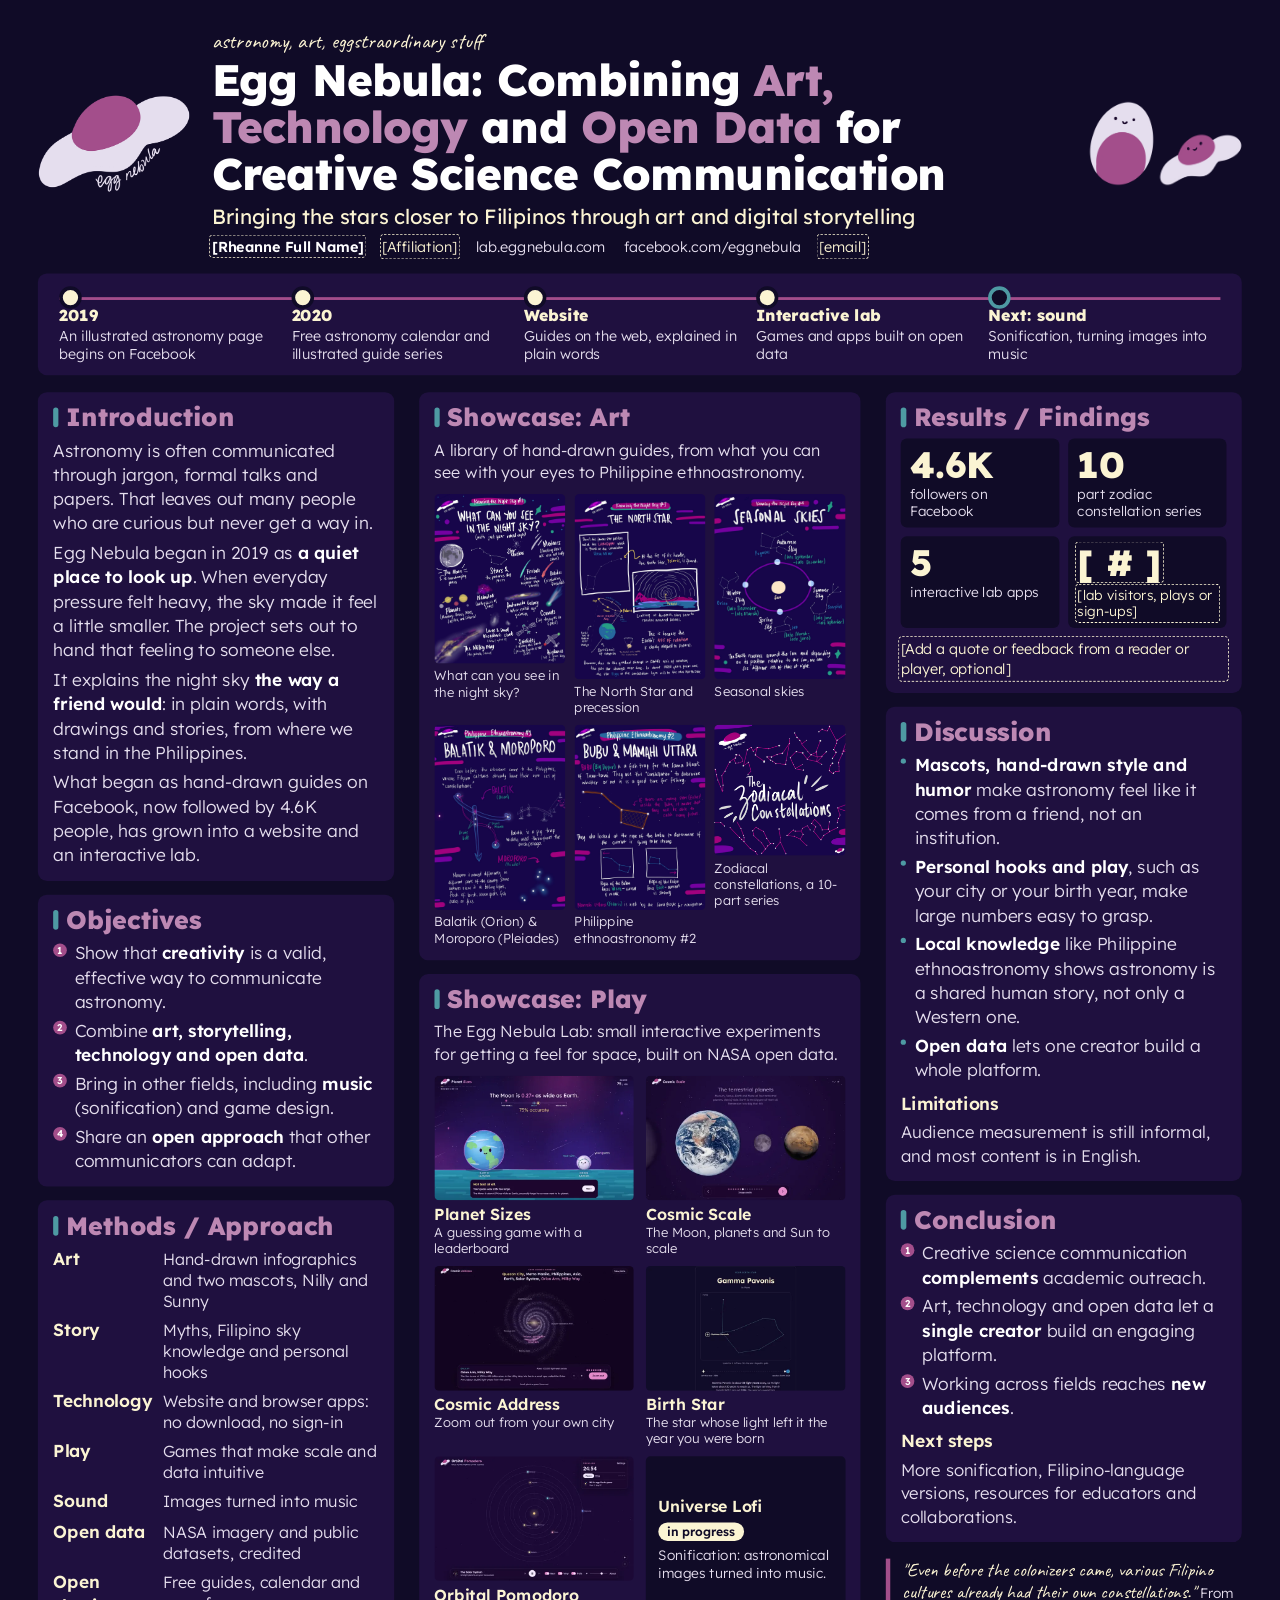
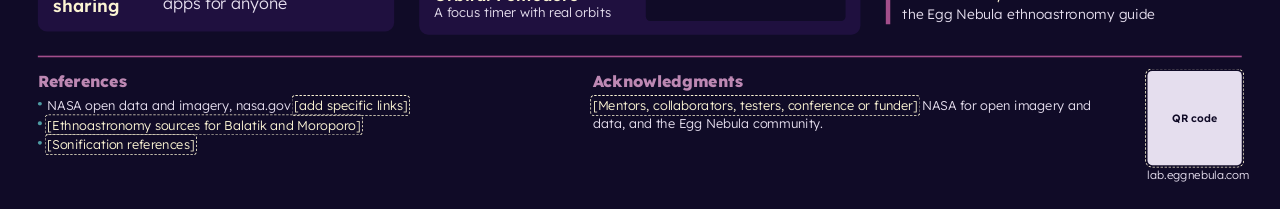
<file: poster/index.html>
<!doctype html>
<html lang="en">
<head>
<meta charset="utf-8">
<meta name="viewport" content="width=device-width, initial-scale=1">
<title>Egg Nebula · A0 Poster</title>
<link rel="preconnect" href="https://fonts.googleapis.com">
<link rel="preconnect" href="https://fonts.gstatic.com" crossorigin>
<link href="https://fonts.googleapis.com/css2?family=Lexend:wght@300;400;600;800&family=Caveat:wght@600&display=swap" rel="stylesheet">
<style>
  /* A0 portrait: 841 x 1189 mm. Everything is sized in mm so it prints 1:1.
     Print: File > Print > Save as PDF, paper size A0 (or custom 841x1189 mm), margins None, background graphics ON. */
  @page { size: 841mm 1189mm; margin: 0; }

  :root {
    --en-dark: #100b27;
    --en-primary: #a34e8b;
    --en-secondary: #702dbe;
    --en-teal: #4e9aa3;
    --en-gray: #e5deee;
    --en-yellow: #fbf4d3;
    --en-blue: #2d7ebe;
    --surface: color-mix(in srgb, var(--en-dark), var(--en-secondary) 16%);
    --pink-text: color-mix(in srgb, var(--en-primary), var(--en-gray) 40%);
    --font: "Lexend", system-ui, -apple-system, "Segoe UI", sans-serif;
    --hand: "Caveat", "Lexend", cursive;
  }

  * { box-sizing: border-box; margin: 0; padding: 0; }
  html { background: #000; }
  body { background: var(--en-dark); }
  img { display: block; }

  .poster {
    width: 841mm;
    height: 1189mm;
    background: var(--en-dark);
    color: var(--en-gray);
    font-family: var(--font);
    font-weight: 300;
    font-size: 11.4mm;
    line-height: 1.4;
    padding: 20mm 25mm 18mm;
    display: grid;
    grid-template-rows: auto auto 1fr auto;
    gap: 11mm;
    overflow: hidden;
    position: relative;
    transform-origin: 0 0;
  }

  /* ---------- Header ---------- */
  .header {
    display: grid;
    grid-template-columns: 100mm 1fr 100mm;
    gap: 14mm;
    align-items: center;
  }
  .header .mark { width: 100mm; }
  .header .mascots { display: flex; align-items: flex-end; justify-content: flex-end; gap: 4mm; }
  .header .mascots img:first-child { width: 42mm; }
  .header .mascots img:last-child { width: 54mm; }
  .kicker {
    font-family: var(--hand);
    font-size: 14mm;
    color: var(--en-yellow);
    line-height: 1;
    margin-bottom: 3mm;
  }
  h1 {
    font-weight: 800;
    font-size: 29mm;
    line-height: 1.06;
    color: #fff;
    letter-spacing: -0.5mm;
  }
  h1 em { font-style: normal; color: var(--pink-text); }
  .subtitle {
    margin-top: 5mm;
    font-size: 13.5mm;
    font-weight: 400;
    color: var(--en-yellow);
    line-height: 1.2;
  }
  .byline {
    margin-top: 5mm;
    font-size: 9.5mm;
    color: var(--en-gray);
    display: flex;
    flex-wrap: wrap;
    gap: 3mm 12mm;
  }
  .byline b { font-weight: 600; color: #fff; }

  /* ---------- Timeline ---------- */
  .timeline {
    background: var(--surface);
    border-radius: 6mm;
    padding: 7mm 14mm 8mm;
    display: grid;
    grid-template-columns: repeat(5, 1fr);
    gap: 0;
    position: relative;
  }
  .timeline::before {
    content: "";
    position: absolute;
    left: 14mm; right: 14mm;
    top: 15.5mm;
    height: 2mm;
    background: var(--en-primary);
  }
  .tl-step { position: relative; padding-top: 15mm; padding-right: 6mm; }
  .tl-step::before {
    content: "";
    position: absolute;
    top: 1.5mm; left: 0;
    width: 10mm; height: 10mm;
    border-radius: 50%;
    background: var(--en-yellow);
    border: 2.5mm solid var(--en-dark);
  }
  .tl-step.next::before { background: var(--en-dark); border-color: var(--en-teal); }
  .tl-when { font-weight: 800; font-size: 10.5mm; color: var(--en-yellow); line-height: 1.1; }
  .tl-what { font-size: 9.4mm; line-height: 1.3; margin-top: 1mm; }

  /* ---------- Columns ---------- */
  .cols {
    display: grid;
    grid-template-columns: 234mm 290mm 234mm;
    gap: 16.5mm;
    min-height: 0;
  }
  .col { display: flex; flex-direction: column; gap: 9mm; min-height: 0; }

  .card {
    background: var(--surface);
    border-radius: 6mm;
    padding: 8mm 10mm 9mm;
  }
  .card.flush { background: none; padding: 0; }

  h2 {
    font-weight: 800;
    font-size: 16.5mm;
    line-height: 1.05;
    color: var(--pink-text);
    margin-bottom: 5mm;
    display: flex;
    align-items: center;
    gap: 5mm;
  }
  h2::before {
    content: "";
    width: 3.5mm; height: 13mm;
    background: var(--en-teal);
    border-radius: 2mm;
    flex: none;
  }
  h3 {
    font-weight: 600;
    font-size: 11.5mm;
    color: var(--en-yellow);
    margin: 6mm 0 3mm;
  }
  p + p { margin-top: 3.5mm; }
  strong { font-weight: 600; color: #fff; }

  ul { list-style: none; }
  li { position: relative; padding-left: 9mm; }
  li + li { margin-top: 3mm; }
  li::before {
    content: "";
    position: absolute;
    left: 0; top: 4mm;
    width: 3.4mm; height: 3.4mm;
    background: var(--en-teal);
    border-radius: 50%;
  }
  ol { list-style: none; counter-reset: n; }
  ol li { padding-left: 14mm; }
  ol li::before {
    counter-increment: n;
    content: counter(n);
    background: var(--en-primary);
    color: #fff;
    width: 9mm; height: 9mm;
    top: 1.8mm;
    border-radius: 50%;
    font-weight: 600;
    font-size: 6.5mm;
    line-height: 9mm;
    text-align: center;
  }

  /* framework */
  .fw { display: grid; gap: 4mm; }
  .fw div { display: grid; grid-template-columns: 68mm 1fr; gap: 4mm; align-items: baseline; }
  .fw b { color: var(--en-yellow); font-weight: 600; }
  .fw span { font-size: 10.6mm; line-height: 1.3; }

  /* gallery */
  .grid3 { display: grid; grid-template-columns: repeat(3, 1fr); gap: 6mm; }
  .figure img { width: 100%; height: auto; border-radius: 3mm; background: var(--en-dark); }
  .figure figcaption { font-size: 8.6mm; line-height: 1.25; margin-top: 2.5mm; color: var(--en-gray); }
  .grid2 { display: grid; grid-template-columns: repeat(2, 1fr); gap: 6mm 8mm; }
  .grid2 .figure img { aspect-ratio: 16/10; object-fit: cover; }
  .grid2 .figure figcaption b { display: block; font-size: 10.5mm; font-weight: 600; color: var(--en-yellow); }

  .tag {
    display: inline-block;
    font-size: 8mm;
    font-weight: 600;
    background: var(--en-teal);
    color: var(--en-dark);
    border-radius: 100mm;
    padding: 0.5mm 6mm;
    margin-left: auto;
  }
  .tag.soon { background: var(--en-yellow); }

  .sound {
    display: grid;
    grid-template-columns: 1fr;
    gap: 3mm;
  }
  .sound p { font-size: 10.5mm; }

  /* stats */
  .stats { display: grid; grid-template-columns: 1fr 1fr; gap: 6mm; }
  .stat {
    background: var(--en-dark);
    border-radius: 4mm;
    padding: 5mm 6mm 5mm;
  }
  .stat .n { font-weight: 800; font-size: 24mm; line-height: 1; color: var(--en-yellow); }
  .stat .l { font-size: 9mm; line-height: 1.25; margin-top: 2mm; }

  .quote {
    font-family: var(--hand);
    font-size: 15mm;
    line-height: 1.15;
    color: var(--en-yellow);
    border-left: 3mm solid var(--en-primary);
    padding-left: 8mm;
    margin-top: 8mm;
  }

  /* placeholders you still need to fill in */
  .ph {
    outline: 0.7mm dashed var(--en-yellow);
    outline-offset: 1.2mm;
    color: var(--en-yellow);
    border-radius: 1mm;
  }

  /* ---------- Footer ---------- */
  .footer {
    display: grid;
    grid-template-columns: 1fr 1fr 62mm;
    gap: 16mm;
    align-items: start;
    border-top: 1.2mm solid var(--en-primary);
    padding-top: 9mm;
    font-size: 8.4mm;
    line-height: 1.35;
  }
  .footer h4 { font-size: 10.5mm; font-weight: 800; color: var(--pink-text); margin-bottom: 3mm; }
  .footer li { padding-left: 6mm; }
  .footer li + li { margin-top: 1.5mm; }
  .footer li::before { top: 3.2mm; width: 2.4mm; height: 2.4mm; }
  .qr { text-align: center; font-size: 7.5mm; line-height: 1.2; }
  .qr .box {
    width: 62mm; height: 62mm;
    background: var(--en-gray);
    color: var(--en-dark);
    display: grid; place-items: center;
    font-weight: 600; font-size: 7mm;
    border-radius: 3mm;
    margin-bottom: 2mm;
  }

  @media screen {
    html { background: #000; }
  }
  @media print {
    html, body { background: var(--en-dark); }
    .poster { transform: none !important; }
  }
</style>
</head>
<body>
<main class="poster" id="poster">

  <!-- HEADER -->
  <header class="header">
    <img class="mark" src="../assets/logo-mark.png" alt="Egg Nebula logo">
    <div>
      <div class="kicker">astronomy, art, eggstraordinary stuff</div>
      <h1>Egg Nebula: Combining <em>Art, Technology</em> and <em>Open Data</em> for Creative Science Communication</h1>
      <div class="subtitle">Bringing the stars closer to Filipinos through art and digital storytelling</div>
      <div class="byline">
        <span><b class="ph">[Rheanne Full Name]</b></span>
        <span class="ph">[Affiliation]</span>
        <span>lab.eggnebula.com</span>
        <span>facebook.com/eggnebula</span>
        <span class="ph">[email]</span>
      </div>
    </div>
    <div class="mascots"><img src="../assets/mascots/nilly-trim.png" alt="Nilly, an Egg Nebula mascot"><img src="../assets/mascots/sunny-trim.png" alt="Sunny, an Egg Nebula mascot"></div>
  </header>

  <!-- TIMELINE -->
  <section class="timeline" aria-label="Timeline">
    <div class="tl-step"><div class="tl-when">2019</div><div class="tl-what">An illustrated astronomy page begins on Facebook</div></div>
    <div class="tl-step"><div class="tl-when">2020</div><div class="tl-what">Free astronomy calendar and illustrated guide series</div></div>
    <div class="tl-step"><div class="tl-when">Website</div><div class="tl-what">Guides on the web, explained in plain words</div></div>
    <div class="tl-step"><div class="tl-when">Interactive lab</div><div class="tl-what">Games and apps built on open data</div></div>
    <div class="tl-step next"><div class="tl-when">Next: sound</div><div class="tl-what">Sonification, turning images into music</div></div>
  </section>

  <!-- COLUMNS -->
  <div class="cols">

    <!-- COLUMN 1 -->
    <div class="col">
      <section class="card">
        <h2>Introduction</h2>
        <p>Astronomy is often communicated through jargon, formal talks and papers. That leaves out many people who are curious but never get a way in.</p>
        <p>Egg Nebula began in 2019 as <strong>a quiet place to look up</strong>. When everyday pressure felt heavy, the sky made it feel a little smaller. The project sets out to hand that feeling to someone else.</p>
        <p>It explains the night sky <strong>the way a friend would</strong>: in plain words, with drawings and stories, from where we stand in the Philippines.</p>
        <p>What began as hand-drawn guides on Facebook, now followed by 4.6K people, has grown into a website and an interactive lab.</p>
      </section>

      <section class="card">
        <h2>Objectives</h2>
        <ol>
          <li>Show that <strong>creativity</strong> is a valid, effective way to communicate astronomy.</li>
          <li>Combine <strong>art, storytelling, technology and open data</strong>.</li>
          <li>Bring in other fields, including <strong>music</strong> (sonification) and game design.</li>
          <li>Share an <strong>open approach</strong> that other communicators can adapt.</li>
        </ol>
      </section>

      <section class="card">
        <h2>Methods / Approach</h2>
        <div class="fw">
          <div><b>Art</b><span>Hand-drawn infographics and two mascots, Nilly and Sunny</span></div>
          <div><b>Story</b><span>Myths, Filipino sky knowledge and personal hooks</span></div>
          <div><b>Technology</b><span>Website and browser apps: no download, no sign-in</span></div>
          <div><b>Play</b><span>Games that make scale and data intuitive</span></div>
          <div><b>Sound</b><span>Images turned into music</span></div>
          <div><b>Open data</b><span>NASA imagery and public datasets, credited</span></div>
          <div><b>Open sharing</b><span>Free guides, calendar and apps for anyone</span></div>
        </div>
      </section>

    </div>

    <!-- COLUMN 2 -->
    <div class="col">
      <section class="card">
        <h2>Showcase: Art</h2>
        <p style="font-size:10.6mm">A library of hand-drawn guides, from what you can see with your eyes to Philippine ethnoastronomy.</p>
        <div class="grid3" style="margin-top:7mm">
          <figure class="figure"><img src="../assets/knowing-the-night-sky/things-you-can-see.jpg" alt="What can you see in the night sky"><figcaption>What can you see in the night sky?</figcaption></figure>
          <figure class="figure"><img src="../assets/knowing-the-night-sky/north-star.jpg" alt="The North Star"><figcaption>The North Star and precession</figcaption></figure>
          <figure class="figure"><img src="../assets/knowing-the-night-sky/seasonal-skies.jpg" alt="Seasonal skies"><figcaption>Seasonal skies</figcaption></figure>
          <figure class="figure"><img src="../assets/ethnoastronomy/1.jpg" alt="Balatik and Moroporo"><figcaption>Balatik (Orion) &amp; Moroporo (Pleiades)</figcaption></figure>
          <figure class="figure"><img src="../assets/ethnoastronomy/2.jpg" alt="Philippine ethnoastronomy part 2"><figcaption>Philippine ethnoastronomy #2</figcaption></figure>
          <figure class="figure"><img src="../assets/zodiac/1.jpg" alt="Zodiacal constellations"><figcaption>Zodiacal constellations, a 10-part series</figcaption></figure>
        </div>
      </section>

      <section class="card">
        <h2>Showcase: Play</h2>
        <p style="font-size:10.6mm">The Egg Nebula Lab: small interactive experiments for getting a feel for space, built on NASA open data.</p>
        <div class="grid2" style="margin-top:7mm">
          <figure class="figure"><img src="img/planet-sizes.webp" alt="Planet Sizes"><figcaption><b>Planet Sizes</b>A guessing game with a leaderboard</figcaption></figure>
          <figure class="figure"><img src="img/cosmic-scale.webp" alt="Cosmic Scale"><figcaption><b>Cosmic Scale</b>The Moon, planets and Sun to scale</figcaption></figure>
          <figure class="figure"><img src="img/cosmic-address.webp" alt="Cosmic Address"><figcaption><b>Cosmic Address</b>Zoom out from your own city</figcaption></figure>
          <figure class="figure"><img src="img/birth-star.webp" alt="Birth Star"><figcaption><b>Birth Star</b>The star whose light left it the year you were born</figcaption></figure>
          <figure class="figure"><img src="img/orbital-pomodoro.webp" alt="Orbital Pomodoro"><figcaption><b>Orbital Pomodoro</b>A focus timer with real orbits</figcaption></figure>
          <figure class="figure" style="background:var(--en-dark);border-radius:3mm;padding:8mm;display:grid;align-content:center">
            <div><b style="font-size:10.5mm;font-weight:600;color:var(--en-yellow);display:block">Universe Lofi</b><span class="tag soon" style="margin:2mm 0 0;white-space:nowrap">in progress</span></div>
            <div style="font-size:9mm;line-height:1.3;margin-top:3mm">Sonification: astronomical images turned into music.</div>
          </figure>
        </div>
      </section>
    </div>

    <!-- COLUMN 3 -->
    <div class="col">
      <section class="card">
        <h2>Results / Findings</h2>
        <div class="stats">
          <div class="stat"><div class="n">4.6K</div><div class="l">followers on Facebook</div></div>
          <div class="stat"><div class="n">10</div><div class="l">part zodiac constellation series</div></div>
          <div class="stat"><div class="n">5</div><div class="l">interactive lab apps</div></div>
          <div class="stat"><div class="n ph" style="display:inline-block">[ # ]</div><div class="l ph" style="margin-top:3mm">[lab visitors, plays or sign-ups]</div></div>
        </div>
        <p class="ph" style="margin-top:7mm;font-size:9.5mm">[Add a quote or feedback from a reader or player, optional]</p>
      </section>

      <section class="card">
        <h2>Discussion</h2>
        <ul>
          <li><strong>Mascots, hand-drawn style and humor</strong> make astronomy feel like it comes from a friend, not an institution.</li>
          <li><strong>Personal hooks and play</strong>, such as your city or your birth year, make large numbers easy to grasp.</li>
          <li><strong>Local knowledge</strong> like Philippine ethnoastronomy shows astronomy is a shared human story, not only a Western one.</li>
          <li><strong>Open data</strong> lets one creator build a whole platform.</li>
        </ul>
        <h3>Limitations</h3>
        <p style="font-size:11mm">Audience measurement is still informal, and most content is in English.</p>
      </section>

      <section class="card">
        <h2>Conclusion</h2>
        <ol>
          <li>Creative science communication <strong>complements</strong> academic outreach.</li>
          <li>Art, technology and open data let a <strong>single creator</strong> build an engaging platform.</li>
          <li>Working across fields reaches <strong>new audiences</strong>.</li>
        </ol>
        <h3>Next steps</h3>
        <p style="font-size:11mm">More sonification, Filipino-language versions, resources for educators and collaborations.</p>
      </section>

      <div class="quote" style="font-size:12.5mm;margin-top:2mm">"Even before the colonizers came, various Filipino cultures already had their own constellations." <span style="font-size:9mm;font-family:var(--font);font-weight:300;color:var(--en-gray)">From the Egg Nebula ethnoastronomy guide</span></div>
    </div>
  </div>

  <!-- FOOTER -->
  <footer class="footer">
    <div>
      <h4>References</h4>
      <ul>
        <li>NASA open data and imagery, nasa.gov <span class="ph">[add specific links]</span></li>
        <li><span class="ph">[Ethnoastronomy sources for Balatik and Moroporo]</span></li>
        <li><span class="ph">[Sonification references]</span></li>
      </ul>
    </div>
    <div>
      <h4>Acknowledgments</h4>
      <p><span class="ph">[Mentors, collaborators, testers, conference or funder]</span> NASA for open imagery and data, and the Egg Nebula community.</p>
    </div>
    <div class="qr">
      <div class="box ph">QR code</div>
      lab.eggnebula.com
    </div>
  </footer>
</main>

<script>
  // On screen only: shrink the A0 sheet to fit the window so you can see all of it. Printing is unaffected.
  (function () {
    var p = document.getElementById('poster');
    function fit() {
      if (matchMedia('print').matches) { p.style.transform = ''; document.body.style.height = ''; return; }
      var s = window.innerWidth / p.offsetWidth;
      p.style.transform = 'scale(' + s + ')';
      document.body.style.height = (p.offsetHeight * s) + 'px';
      document.body.style.overflowX = 'hidden';
    }
    window.addEventListener('resize', fit);
    window.addEventListener('beforeprint', function () { p.style.transform = ''; });
    window.addEventListener('afterprint', fit);
    fit();
  })();
</script>
</body>
</html>
</file>
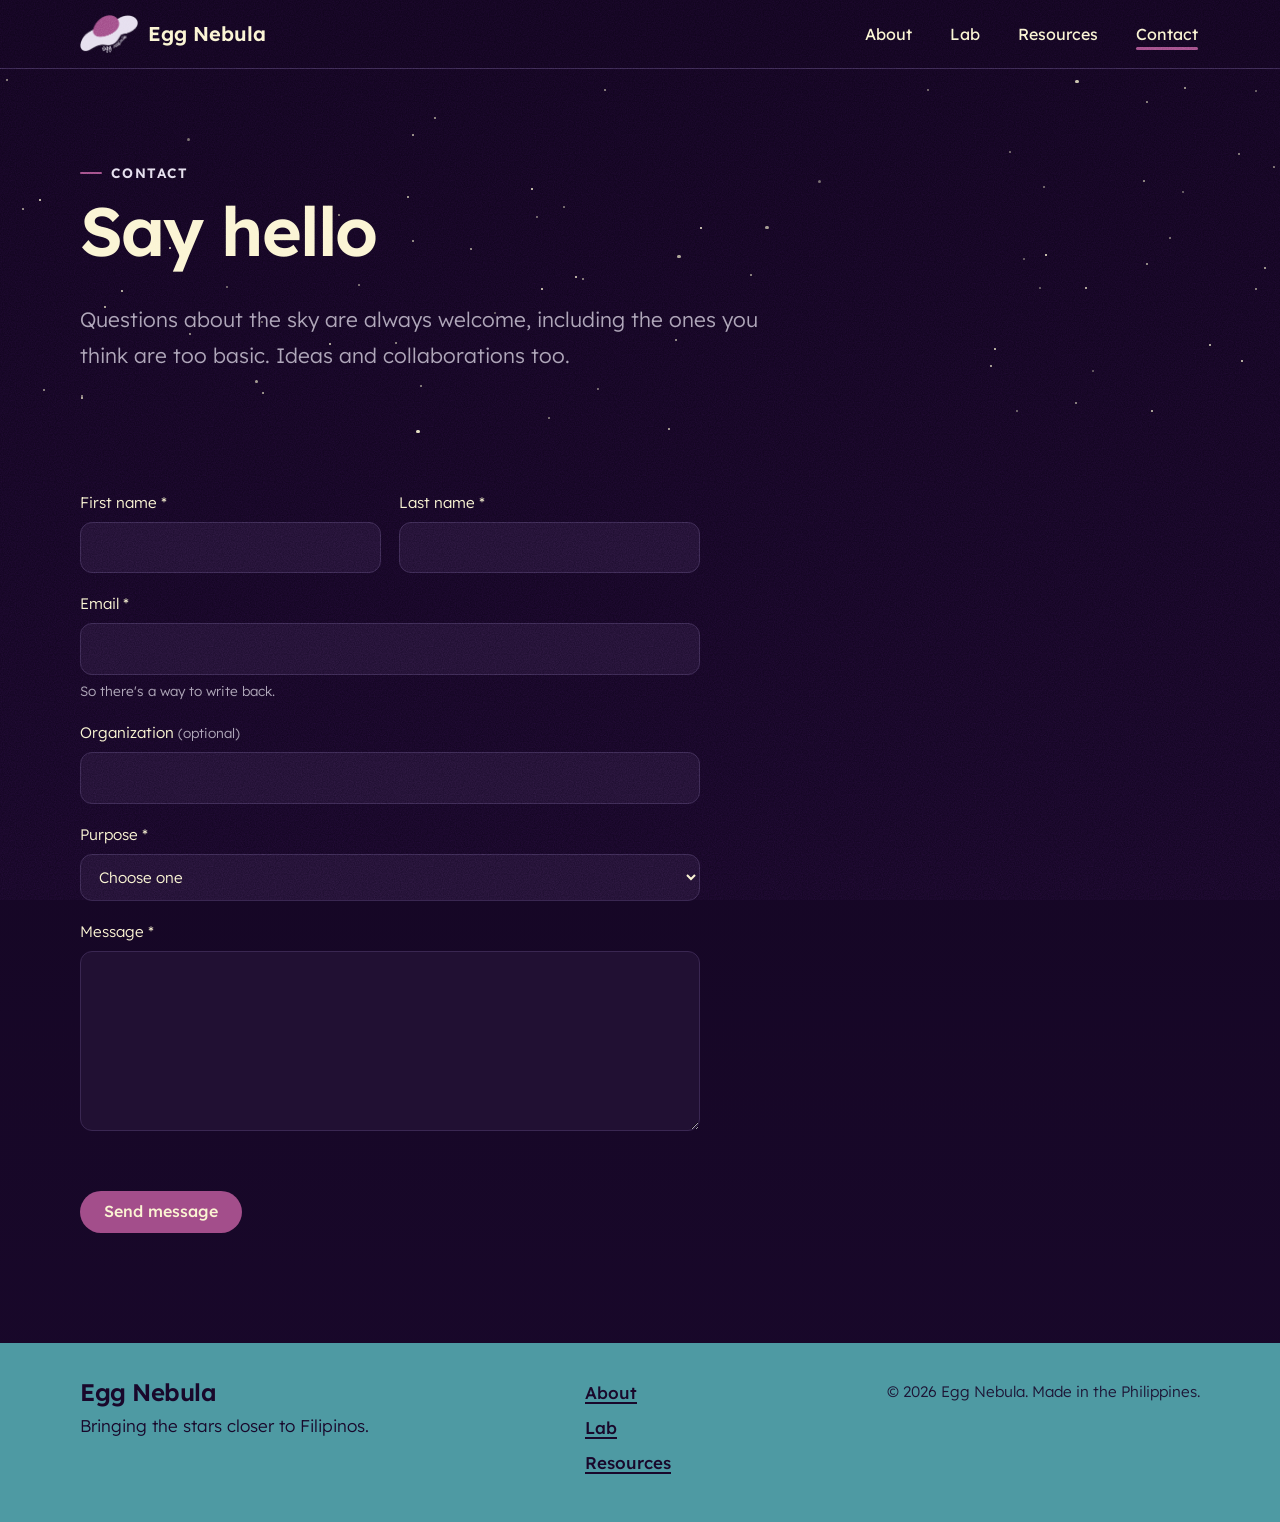
<file: contact.html>
<!doctype html>
<html lang="en">
<head>
  <meta charset="utf-8">
  <meta name="viewport" content="width=device-width, initial-scale=1">
  <title>Contact · Egg Nebula</title>
  <meta name="description" content="Questions, ideas or want to collaborate on astronomy communication? Send Egg Nebula a message.">
  <link rel="icon" href="assets/logo-mark.png">
  <link rel="preconnect" href="https://fonts.googleapis.com">
  <link rel="preconnect" href="https://fonts.gstatic.com" crossorigin>
  <link href="https://fonts.googleapis.com/css2?family=Lexend:wght@300;400;500;600&display=swap" rel="stylesheet">
  <link rel="stylesheet" href="css/styles.css">
  <link rel="stylesheet" href="css/contact.css">
</head>
<body>
  <a class="skip-link" href="#main">Skip to content</a>

  <header class="site-header">
    <div class="wrap">
      <a class="brand" href="index.html" aria-label="Egg Nebula, home">
        <img src="assets/logo-mark.png" alt="" width="480" height="309">
        <span>Egg Nebula</span>
      </a>
      <button class="nav-toggle" type="button" aria-expanded="false" aria-controls="site-nav">Menu</button>
      <nav class="site-nav" id="site-nav" aria-label="Main">
        <ul>
          <li><a href="index.html#about">About</a></li>
          <li><a href="index.html#lab">Lab</a></li>
          <li class="has-sub">
            <a href="resources.html">Resources</a>
            <ul class="sub">
              <li><a href="resources.html">Illustrated guides</a></li>
              <li><a href="organizations.html">Organizations</a></li>
            </ul>
          </li>
          <li><a href="contact.html" aria-current="page">Contact</a></li>
        </ul>
      </nav>
    </div>
  </header>

  <main id="main">
    <section class="page-head">
      <div class="stars" data-count="70"></div>
      <div class="wrap">
        <p class="eyebrow">Contact</p>
        <h1>Say hello</h1>
        <p class="lead">Questions about the sky are always welcome, including the ones you think are too basic. Ideas and collaborations too.</p>
      </div>
    </section>

    <section class="contact">
      <div class="wrap">
        <form class="contact-form" id="contact-form" novalidate>
          <div class="row">
            <label>First name *
              <input name="first_name" required maxlength="100" autocomplete="given-name">
            </label>
            <label>Last name *
              <input name="last_name" required maxlength="100" autocomplete="family-name">
            </label>
          </div>
          <label>Email *
            <input name="email" type="email" required maxlength="200" autocomplete="email">
            <span class="hint">So there's a way to write back.</span>
          </label>
          <label>Organization <span class="opt">(optional)</span>
            <input name="organization" maxlength="200" autocomplete="organization">
          </label>
          <label>Purpose *
            <select name="purpose" required>
              <option value="">Choose one</option>
              <option>General question</option>
              <option>Astronomy question</option>
              <option>Collaboration or partnership</option>
              <option>School or educator request</option>
              <option>Media or press</option>
              <option>Correction or organization suggestion</option>
              <option>Other</option>
            </select>
          </label>
          <label>Message *
            <textarea name="message" required rows="6" maxlength="3000"></textarea>
          </label>
          <label class="hp" aria-hidden="true">Company <input name="company" tabindex="-1" autocomplete="off"></label>
          <input type="hidden" name="form" value="contact">

          <p class="form-note" id="contact-note" role="status"></p>
          <button type="submit" class="btn"><span class="btn-label">Send message</span></button>
        </form>
      </div>
    </section>
  </main>

  <footer class="site-footer" id="contact">
    <div class="wrap">
      <div>
        <h2>Egg Nebula</h2>
        <p>Bringing the stars closer to Filipinos.</p>
      </div>
      <nav aria-label="Footer">
        <ul>
          <li><a href="index.html#about">About</a></li>
          <li><a href="index.html#lab">Lab</a></li>
          <li><a href="resources.html">Resources</a></li>
        </ul>
      </nav>
      <p class="footer-small">© 2026 Egg Nebula. Made in the Philippines.</p>
    </div>
  </footer>

  <script src="js/main.js" defer></script>
  <script src="js/contact.js" defer></script>
</body>
</html>
</file>
<file: css/styles.css>
/* Egg Nebula
   Palette sampled from the existing art; texture borrowed from crayon/pastel references. */

:root {
  /* Brand palette. Night + cream carry the page; pink and purple are the
     accents (use sparingly); teal is for grass; blue only in illustrations. */
  --night: #19082b;
  --cream: #fbf4d3;
  --pink: #a34e8b;
  --purple: #702dbe;
  --lavender: #e5deee;
  --teal: #4e9aa3;
  --teal-deep: #3a7a82;
  --blue: #2d7ebe;

  /* Roles, derived from the palette */
  --bg: var(--night);
  --bg-deep: #12051f;
  --surface: #211033;
  --surface-2: #2a163f;
  --text: var(--cream);
  --muted: #aca2b7;
  --line: #3a2752;
  --card: var(--surface);
  --accent: var(--pink);

  --font-display: "Lexend", system-ui, -apple-system, "Segoe UI", sans-serif;
  --font-body: "Lexend", system-ui, -apple-system, "Segoe UI", sans-serif;
  --font-hand: "Lexend", system-ui, -apple-system, "Segoe UI", sans-serif;

  --wrap: 1120px;
  --gutter: clamp(16px, 4vw, 40px);
  --hill-h: clamp(70px, 10vw, 140px);
}

*,
*::before,
*::after {
  box-sizing: border-box;
}

html {
  scroll-behavior: smooth;
  scroll-padding-top: 84px;
}

body {
  margin: 0;
  background: linear-gradient(180deg, var(--bg-deep) 0%, var(--bg) 100%) var(--bg);
  color: var(--text);
  font-family: var(--font-body);
  font-size: 1.0625rem;
  font-weight: 300;
  line-height: 1.7;
  -webkit-font-smoothing: antialiased;
  overflow-x: hidden;
}

/* Paper grain over everything, like pastel on toothy paper. */
body::after {
  content: "";
  position: fixed;
  inset: 0;
  z-index: 50;
  pointer-events: none;
  opacity: 0.32;
  mix-blend-mode: soft-light;
  background-image: url("data:image/svg+xml,%3Csvg xmlns='http://www.w3.org/2000/svg' width='220' height='220'%3E%3Cfilter id='n'%3E%3CfeTurbulence type='fractalNoise' baseFrequency='0.85' numOctaves='2' stitchTiles='stitch'/%3E%3CfeColorMatrix values='0 0 0 0 1 0 0 0 0 1 0 0 0 0 1 0 0 0 1.4 -0.35'/%3E%3C/filter%3E%3Crect width='100%25' height='100%25' filter='url(%23n)'/%3E%3C/svg%3E");
}

img {
  max-width: 100%;
  height: auto;
  display: block;
}

h1,
h2,
h3 {
  font-family: var(--font-display);
  line-height: 1.1;
  margin: 0 0 0.5em;
  text-wrap: balance;
}

h1 {
  font-size: clamp(2.4rem, 6vw, 4.25rem);
  font-weight: 600;
  letter-spacing: -0.025em;
}

h2 {
  font-size: clamp(1.9rem, 4vw, 2.75rem);
  font-weight: 600;
  letter-spacing: -0.02em;
}

h3 {
  font-size: 1.3rem;
  font-weight: 500;
}

p {
  margin: 0 0 1em;
}

a {
  color: var(--text);
  text-decoration-color: var(--accent);
  text-decoration-thickness: 2px;
  text-underline-offset: 3px;
}

a:hover {
  color: var(--lavender);
}

:focus-visible {
  outline: 3px solid var(--cream);
  outline-offset: 3px;
  border-radius: 6px;
}

.wrap {
  width: min(var(--wrap), 100% - 2 * var(--gutter));
  margin-inline: auto;
}

.visually-hidden {
  position: absolute;
  width: 1px;
  height: 1px;
  overflow: hidden;
  clip-path: inset(50%);
  white-space: nowrap;
}

.skip-link {
  position: absolute;
  left: 12px;
  top: -60px;
  z-index: 100;
  background: var(--cream);
  color: var(--bg);
  padding: 8px 14px;
  border-radius: 10px;
  font-weight: 700;
}

.skip-link:focus {
  top: 12px;
}

.svg-defs {
  position: absolute;
  width: 0;
  height: 0;
}

/* ---------- Small pieces ---------- */

.eyebrow {
  font-family: var(--font-hand);
  font-size: 0.85rem;
  font-weight: 600;
  letter-spacing: 0.12em;
  text-transform: uppercase;
  line-height: 1.2;
  color: var(--lavender);
  margin: 0 0 0.9em;
}

.eyebrow::before {
  content: "";
  display: inline-block;
  width: 1.6em;
  height: 2px;
  margin-right: 0.7em;
  vertical-align: 0.3em;
  border-radius: 2px;
  background: var(--accent);
  transform-origin: left;
  scale: var(--tick, 1) 1;
}

.lead {
  font-size: clamp(1.1rem, 2vw, 1.3rem);
  color: var(--muted);
  max-width: 34em;
}

.btn {
  position: relative;
  isolation: isolate;
  display: inline-flex;
  align-items: center;
  gap: 0.5em;
  padding: 0.7em 1.5em;
  border: 0;
  background: none;
  color: var(--cream);
  font: 500 1rem/1.2 var(--font-display);
  text-decoration: none;
  cursor: pointer;
  transition: transform 0.15s ease;
}

.btn::before {
  content: "";
  position: absolute;
  inset: 0;
  z-index: -1;
  border-radius: 999px;
  background: var(--accent);
}

.btn:hover {
  color: var(--cream);
  transform: translateY(-2px);
}

.btn--ghost::before {
  background: transparent;
  border: 1.5px solid var(--muted);
}

.btn--ghost,
.btn--ghost:hover {
  color: var(--text);
}

.sparkle {
  position: absolute;
  width: var(--s, 28px);
  height: var(--s, 28px);
  fill: var(--cream);
  pointer-events: none;
  animation: twinkle 4.5s ease-in-out infinite;
  animation-delay: var(--d, 0s);
}

.sparkle--pink {
  fill: var(--pink);
}

.stars {
  position: absolute;
  inset: 0;
  overflow: hidden;
  pointer-events: none;
}

.stars i {
  position: absolute;
  border-radius: 50%;
  background: var(--cream);
}

.stars i.twinkle {
  animation: twinkle 5s ease-in-out infinite;
}

@keyframes twinkle {
  0%,
  100% {
    opacity: 1;
    scale: 1;
  }
  50% {
    opacity: 0.35;
    scale: 0.8;
  }
}

@keyframes bob {
  0%,
  100% {
    translate: 0 0;
  }
  50% {
    translate: 0 -8px;
  }
}

/* ---------- Header ---------- */

.site-header {
  position: sticky;
  top: 0;
  z-index: 40;
  background: var(--bg-deep);
  border-bottom: 1px solid var(--line);
  transition: background-color 0.4s ease, box-shadow 0.4s ease;
}

.site-header.is-scrolled {
  background: rgb(18 5 31 / 0.92);
  backdrop-filter: blur(12px);
  -webkit-backdrop-filter: blur(12px);
  box-shadow: 0 10px 30px -18px rgb(6 2 12 / 0.9);
}

.site-header .wrap {
  display: flex;
  align-items: center;
  justify-content: space-between;
  gap: 16px;
  min-height: 68px;
}

.brand {
  display: inline-flex;
  align-items: center;
  gap: 10px;
  font: 600 1.25rem/1 var(--font-display);
  text-decoration: none;
  color: var(--text);
}

.brand img {
  width: 58px;
}

.nav-toggle {
  display: none;
  background: none;
  border: 2px solid var(--line);
  border-radius: 999px;
  color: var(--text);
  font: 500 1rem var(--font-display);
  padding: 6px 16px;
  cursor: pointer;
}

.site-nav ul {
  display: flex;
  gap: clamp(14px, 3vw, 34px);
  list-style: none;
  margin: 0;
  padding: 0;
}

.site-nav a {
  position: relative;
  font: 400 1rem var(--font-display);
  text-decoration: none;
  padding: 6px 2px;
}

.site-nav a::after {
  content: "";
  position: absolute;
  left: 2px;
  right: 2px;
  bottom: 0;
  height: 3px;
  border-radius: 3px;
  background: var(--accent);
  scale: 0 1;
  transform-origin: right;
  transition: scale 0.35s cubic-bezier(0.22, 1, 0.36, 1);
}

.site-nav a:hover,
.site-nav a[aria-current="page"] {
  color: var(--text);
}

.site-nav a:hover::after,
.site-nav a[aria-current="page"]::after {
  scale: 1 1;
  transform-origin: left;
}

/* Resources dropdown */
.site-nav .has-sub {
  position: relative;
}

.site-nav .sub {
  display: none;
  flex-direction: column;
  gap: 2px;
  position: absolute;
  top: 100%;
  left: -14px;
  min-width: 200px;
  padding: 10px 14px;
  background: var(--bg-deep);
  border: 1px solid var(--line);
  border-radius: 14px;
  box-shadow: 0 14px 30px -16px rgb(6 2 12 / 0.9);
}

.site-nav .sub a {
  display: block;
  padding: 8px 0;
  white-space: nowrap;
}

.site-nav .sub a::after {
  display: none;
}

.site-nav .sub a:hover,
.site-nav .sub a[aria-current="page"] {
  color: var(--pink);
}

.site-nav .has-sub:hover > .sub,
.site-nav .has-sub:focus-within > .sub {
  display: flex;
}

@media (max-width: 640px) {
  .site-nav .sub {
    display: flex;
    position: static;
    min-width: 0;
    padding: 0 0 4px 16px;
    background: none;
    border: 0;
    box-shadow: none;
  }

  .site-nav .sub a {
    padding: 6px 0;
    color: var(--muted);
  }
}

@media (max-width: 640px) {
  .nav-toggle {
    display: block;
  }

  .site-nav {
    display: none;
    position: absolute;
    left: 0;
    right: 0;
    top: 100%;
    background: var(--bg-deep);
    border-bottom: 1px solid var(--line);
    padding: 8px var(--gutter) 18px;
  }

  .site-nav.is-open {
    display: block;
  }

  .site-nav ul {
    flex-direction: column;
    gap: 4px;
  }

  .site-nav a {
    display: block;
    padding: 10px 0;
  }
}

/* ---------- Hero ---------- */

.hero {
  position: relative;
  padding-top: clamp(32px, 6vw, 72px);
  overflow: hidden;
}

.hero .wrap {
  position: relative;
  z-index: 2;
  display: grid;
  grid-template-columns: 1.15fr 0.85fr;
  gap: 24px;
  align-items: end;
  min-height: min(74vh, 640px);
}

.hero-copy {
  align-self: center;
  padding-bottom: calc(var(--hill-h) + 24px);
}

.hero-copy .lead {
  margin-bottom: 1.6em;
}

.hero-actions {
  display: flex;
  flex-wrap: wrap;
  gap: 14px;
}

.hero-scene {
  position: relative;
  display: flex;
  align-items: flex-end;
  justify-content: center;
  padding-bottom: calc(var(--hill-h) * 0.32);
}

.hero-scene .sunny {
  width: 46%;
  margin-right: -6%;
  position: relative;
  z-index: 1;
  animation: bob 7s ease-in-out infinite;
}

.hero-scene .nilly {
  width: 50%;
  animation: bob 6s ease-in-out infinite -2s;
}

.hill .hill-back {
  fill: var(--teal-deep);
}

.hill {
  position: absolute;
  left: 0;
  bottom: -1px;
  width: 100%;
  height: var(--hill-h);
  z-index: 1;
  fill: var(--teal);
}

@media (max-width: 760px) {
  .hero .wrap {
    grid-template-columns: 1fr;
    min-height: 0;
  }

  .hero-copy {
    padding-bottom: 8px;
  }

  .hero-scene {
    max-width: 380px;
    margin-inline: auto;
    width: 100%;
  }
}

/* ---------- Sections ---------- */

.section {
  position: relative;
  padding-block: clamp(56px, 9vw, 110px);
}

.section > .wrap {
  position: relative;
  z-index: 1;
}

@media (max-width: 760px) {
  .newsletter > .sparkle {
    display: none;
  }
}

.section-head {
  max-width: 40em;
  margin-bottom: clamp(24px, 4vw, 44px);
}

.section-head.center {
  margin-inline: auto;
  text-align: center;
}

.section-head.center .lead {
  margin-inline: auto;
}

/* About: a light page in the night. Without motion it is an ordinary section.
   With motion (.has-motion) it pins for a few screens while the story plays
   paragraph by paragraph, then the Lab section slides up and covers it. */
.about {
  position: relative;
  background: var(--cream);
  color: var(--night);
  text-align: center;
}

.about-pin {
  padding-block: clamp(64px, 10vw, 120px);
}

.about .eyebrow {
  color: var(--purple);
}

.about h2 {
  color: var(--night);
}

.about-story {
  max-width: 30em;
  margin: clamp(20px, 3vw, 36px) auto 0;
  font-size: clamp(1.25rem, 2.4vw, 1.9rem);
  font-weight: 300;
  line-height: 1.5;
  text-wrap: pretty;
}

.about-story p {
  margin: 0 0 1em;
}

.about blockquote {
  margin: 0;
  font-weight: 500;
}

.has-motion .about {
  height: 420vh;
}

.has-motion .about-pin {
  position: sticky;
  top: 0;
  height: 100vh;
  height: 100svh;
  display: grid;
  align-items: center;
  padding-block: 68px 0;
  overflow: hidden;
}

.has-motion .about-story {
  display: grid;
  min-height: 7.5em;
  align-items: center;
}

.has-motion .about-story > * {
  grid-area: 1 / 1;
  margin: 0;
}

/* The Lab rises over the pinned About like a sheet of night sky. */
.has-motion #lab {
  margin-top: -100vh;
  margin-top: -100svh;
  /* Must be at least as tall as what it pulls up over, or About shows below it. */
  min-height: 100vh;
  min-height: 100svh;
  z-index: 2;
  overflow: clip;
  background: var(--bg);
  border-radius: clamp(24px, 4vw, 48px) clamp(24px, 4vw, 48px) 0 0;
  box-shadow: 0 -24px 60px -24px rgb(6 2 12 / 0.4);
}

/* ---------- Cards ---------- */

.cards {
  display: grid;
  gap: clamp(18px, 3vw, 30px);
}

.cards--2 {
  grid-template-columns: repeat(2, 1fr);
}

.cards--3 {
  grid-template-columns: repeat(3, 1fr);
}

@media (max-width: 820px) {
  .cards--3 {
    grid-template-columns: 1fr;
    max-width: 440px;
    margin-inline: auto;
  }
}

@media (max-width: 640px) {
  .cards--2 {
    grid-template-columns: 1fr;
  }
}

.card {
  position: relative;
  isolation: isolate;
  display: flex;
  flex-direction: column;
  color: var(--text);
  text-decoration: none;
  transition: transform 0.2s ease;
}

.card::before {
  content: "";
  position: absolute;
  inset: 0;
  z-index: -1;
  border-radius: 20px;
  background: var(--card);
  border: 1px solid var(--line);
}

a.card:hover {
  color: var(--text);
  transform: translateY(-4px);
}

a.card:hover::before {
  border-color: rgb(163 78 139 / 0.7);
}

.card-art {
  margin: 14px 14px 0;
  border-radius: 18px;
  overflow: hidden;
  aspect-ratio: 16 / 10;
  background: var(--surface-2);
}

.card-art img,
.card-art svg {
  width: 100%;
  height: 100%;
  object-fit: cover;
  object-position: top;
}

.card-body {
  padding: 18px 24px 24px;
}

.card-body p {
  color: var(--muted);
  margin-bottom: 0.6em;
}

.card-link {
  font: 500 1rem var(--font-display);
  color: var(--lavender);
  padding-bottom: 3px;
  background: linear-gradient(var(--accent), var(--accent)) 0 100% / 100% 2px no-repeat;
  transition: background-size 0.5s cubic-bezier(0.22, 1, 0.36, 1);
}

a.card:hover .card-link {
  background-size: 0 2px;
  background-position: 100% 100%;
}

.card--soon .card-art {
  opacity: 0.7;
}

.tag {
  display: inline-block;
  font: 500 0.8rem/1 var(--font-hand);
  letter-spacing: 0.06em;
  text-transform: uppercase;
  color: var(--cream);
  background: var(--accent);
  padding: 6px 12px;
  border-radius: 999px;
}

.section-foot {
  margin-top: clamp(24px, 4vw, 40px);
  text-align: center;
}

/* ---------- Resources card swap (home) ---------- */

/* Text on the left, a skewed 3D stack of guides on the right. The stack is
   laid out here with --i (its slot); js/motion.js animates the swaps. */
.resources-home {
  overflow: clip;
}

.resources-home .wrap {
  display: grid;
  grid-template-columns: minmax(0, 0.9fr) minmax(0, 1.1fr);
  gap: clamp(24px, 4vw, 56px);
  align-items: center;
}

.resources-home .section-foot,
.orgs-home .section-foot {
  text-align: left;
}

.card-swap {
  --card-w: min(460px, 78vw);
  --dx: calc(var(--card-w) * 0.09);
  --dy: calc(var(--card-w) * 0.1);
  position: relative;
  height: calc(var(--card-w) * 1.3);
  perspective: 900px;
  margin: 0;
  padding: 0;
}

/* The card itself is a positioning shell that GSAP moves around the stack;
   its visuals live on .swap-card-inner, which lifts on hover without
   fighting those transforms. */
.swap-card {
  position: absolute;
  top: 56%;
  left: 42%;
  width: var(--card-w);
  aspect-ratio: 5 / 4;
  color: var(--text);
  text-decoration: none;
  transform-style: preserve-3d;
  backface-visibility: hidden;
  will-change: transform;
  z-index: calc(10 - var(--i));
  transform:
    translate(-50%, -50%)
    translate3d(calc(var(--i) * var(--dx)), calc(var(--i) * var(--dy) * -1), calc(var(--i) * var(--dx) * -1.5))
    skewY(5deg);
}

.swap-card:hover {
  color: var(--text);
}

.swap-card-inner {
  position: relative;
  height: 100%;
  display: flex;
  flex-direction: column;
  overflow: hidden;
  border-radius: 16px;
  border: 1px solid var(--line);
  background: var(--surface);
  box-shadow: 0 30px 60px -30px rgb(6 2 12 / 0.8);
  transition:
    translate 0.6s cubic-bezier(0.22, 1, 0.36, 1),
    border-color 0.4s ease,
    box-shadow 0.6s cubic-bezier(0.22, 1, 0.36, 1);
}

.swap-card:hover .swap-card-inner,
.swap-card:focus-visible .swap-card-inner {
  translate: 0 -18px;
  border-color: rgb(163 78 139 / 0.7);
  box-shadow: 0 44px 70px -30px rgb(6 2 12 / 0.9);
}

.swap-controls {
  display: flex;
  align-items: center;
  justify-content: center;
  gap: 16px;
  margin-top: 8px;
}

.swap-arrow {
  display: grid;
  place-items: center;
  width: 46px;
  height: 46px;
  padding: 0;
  border-radius: 50%;
  border: 1px solid var(--line);
  background: var(--surface);
  color: var(--text);
  font: 400 1.15rem/1 var(--font-display);
  cursor: pointer;
  transition: border-color 0.3s ease, background-color 0.3s ease, translate 0.4s cubic-bezier(0.22, 1, 0.36, 1);
}

.swap-arrow:hover {
  border-color: var(--accent);
  background: var(--surface-2);
}

.swap-arrow[data-swap="-1"]:hover {
  translate: -3px 0;
}

.swap-arrow[data-swap="1"]:hover {
  translate: 3px 0;
}

.swap-arrow:active {
  scale: 0.92;
}

.swap-count {
  min-width: 4.5em;
  text-align: center;
  font: 400 0.95rem var(--font-display);
  font-variant-numeric: tabular-nums;
  color: var(--muted);
}

.swap-card-bar {
  flex: none;
  display: flex;
  align-items: center;
  gap: 8px;
  padding: 10px 16px;
  font: 500 0.8rem/1 var(--font-display);
  letter-spacing: 0.06em;
  text-transform: uppercase;
  color: var(--muted);
  border-bottom: 1px solid var(--line);
}

.swap-card-bar::before {
  content: "";
  width: 7px;
  height: 7px;
  border-radius: 50%;
  background: var(--pink);
}

.swap-card img {
  flex: 1;
  min-height: 0;
  width: 100%;
  object-fit: cover;
  object-position: top;
}

.swap-card-body {
  position: absolute;
  left: 0;
  right: 0;
  bottom: 0;
  padding: 48px 20px 18px;
  background: linear-gradient(rgb(18 5 31 / 0), rgb(18 5 31 / 0.88) 32%, rgb(18 5 31 / 0.97));
}

.swap-card-title {
  display: block;
  font: 500 1.2rem/1.25 var(--font-display);
}

.swap-card-text {
  display: block;
  margin-top: 4px;
  font-size: 0.95rem;
  line-height: 1.45;
  color: var(--muted);
}

.swap-card:focus-visible {
  outline-offset: 4px;
  border-radius: 16px;
}

@media (max-width: 820px) {
  .resources-home .wrap {
    grid-template-columns: 1fr;
  }

  .card-swap {
    --card-w: min(340px, 74vw);
    height: calc(var(--card-w) * 1.2);
  }

  .swap-card-body {
    padding: 36px 16px 14px;
  }

  .swap-card-title {
    font-size: 1rem;
  }

  .swap-card-text {
    display: none;
  }
}
/* ---------- Newsletter ---------- */

.newsletter {
  padding-bottom: 0;
  overflow: hidden;
}

.newsletter-form {
  max-width: 420px;
  margin-inline: auto;
  display: grid;
  gap: 14px;
  position: relative;
  z-index: 2;
}

.field label {
  display: block;
  font: 500 1rem var(--font-display);
  margin-bottom: 6px;
}

.field input {
  width: 100%;
  padding: 12px 18px;
  border-radius: 999px;
  border: 1px solid var(--line);
  background: var(--surface);
  color: var(--text);
  font: inherit;
}

.field input::placeholder {
  color: #7d7090;
}

.field input:focus-visible {
  outline-offset: 1px;
  border-radius: 999px;
  border-color: var(--accent);
}

.newsletter-form .btn {
  justify-self: center;
  margin-top: 6px;
}

/* Spam trap: invisible to people, tempting to bots. */
.hp {
  position: absolute;
  left: -9999px;
  width: 1px;
  height: 1px;
  opacity: 0;
}

.btn:disabled {
  opacity: 0.6;
  cursor: progress;
}

.form-note {
  min-height: 1.6em;
  margin: 0;
  text-align: center;
  color: var(--lavender);
  font-weight: 500;
}

.ground {
  position: relative;
  display: flex;
  justify-content: space-between;
  align-items: flex-end;
  margin-top: -40px;
  padding-inline: var(--gutter);
  max-width: 1240px;
  margin-inline: auto;
}

.ground .nilly {
  width: clamp(90px, 15vw, 170px);
  margin-bottom: 6px;
}

.stargazers {
  display: flex;
  align-items: flex-end;
  margin-bottom: 4px;
}

.stargazers .sunny {
  width: clamp(90px, 14vw, 160px);
  margin-right: -14px;
}

.stargazers .telescope {
  width: clamp(80px, 13vw, 150px);
  height: auto;
  cursor: grab;
  touch-action: none;
  user-select: none;
  -webkit-tap-highlight-color: transparent;
}

.stargazers .telescope.is-dragging {
  cursor: grabbing;
}

.stargazers .telescope:focus,
.stargazers .telescope:focus-visible {
  outline: none;
}

/* The tube pivots on the tripod head; --tilt is set by js/main.js. */
.telescope-tube {
  transform-box: view-box;
  transform-origin: 82px 84px;
  transform: rotate(calc(var(--tilt, 30) * -1deg));
  transition: transform 0.6s cubic-bezier(0.22, 1, 0.36, 1);
}

.is-dragging .telescope-tube {
  transition-duration: 0.15s;
}

.grass {
  position: relative;
  height: 46px;
  margin-top: -30px;
  background:
    url("data:image/svg+xml,%3Csvg xmlns='http://www.w3.org/2000/svg' width='80' height='46'%3E%3Cpath d='M0 46V26l8-14 6 16 8-22 8 24 8-14 8 14 10-22 6 20 8-14 10 12v20z' fill='%234e9aa3'/%3E%3C/svg%3E") 0 100% / 80px 46px repeat-x,
    url("data:image/svg+xml,%3Csvg xmlns='http://www.w3.org/2000/svg' width='110' height='46'%3E%3Cpath d='M0 46V20l10-16 9 20 12-18 11 22 13-24 10 22 12-16 11 18 12-14 10 10v16z' fill='%233a7a82'/%3E%3C/svg%3E") 30px 60% / 110px 46px repeat-x;
}

@media (max-width: 640px) {
  .ground {
    margin-top: 24px;
  }
}

/* ---------- Footer ---------- */

/* The footer is the ground the eggs stand on: same teal as the grass.
   Night text, since cream on teal is too low-contrast. */
.site-footer {
  background: var(--teal);
  color: var(--night);
  padding-block: 36px 44px;
}

.site-footer h2,
.site-footer a,
.site-footer a:hover {
  color: var(--night);
}

.site-footer a {
  text-decoration-color: var(--night);
}

.site-footer a:hover {
  text-decoration-thickness: 3px;
}

.site-footer :focus-visible {
  outline-color: var(--night);
}

.site-footer .wrap {
  display: flex;
  flex-wrap: wrap;
  justify-content: space-between;
  gap: 24px 48px;
}

.site-footer h2 {
  font-size: 1.5rem;
  margin-bottom: 0.3em;
}

.site-footer p {
  margin: 0 0 0.4em;
  max-width: 30em;
}

.site-footer ul {
  list-style: none;
  margin: 0;
  padding: 0;
  display: grid;
  gap: 6px;
}

.site-footer a {
  font-weight: 500;
}

.footer-small {
  font-size: 0.95rem;
  opacity: 0.9;
}

/* ---------- Resources page ---------- */

.page-head {
  position: relative;
  padding-block: clamp(48px, 8vw, 96px) clamp(24px, 4vw, 40px);
  overflow: hidden;
}

.page-head .wrap {
  position: relative;
  z-index: 2;
}

.jump {
  display: flex;
  flex-wrap: wrap;
  gap: 10px;
  list-style: none;
  padding: 0;
  margin: 1.4em 0 0;
}

.jump a {
  display: inline-block;
  padding: 6px 16px;
  border: 1px solid var(--line);
  border-radius: 999px;
  font: 400 0.95rem var(--font-display);
  text-decoration: none;
}

.jump a:hover {
  border-color: var(--accent);
}

.resource-section {
  padding-block: clamp(36px, 6vw, 72px);
  border-top: 1px solid var(--line);
}

.piece {
  display: grid;
  grid-template-columns: minmax(0, 0.8fr) minmax(0, 1.2fr);
  gap: clamp(20px, 4vw, 48px);
  align-items: start;
  margin-top: clamp(32px, 5vw, 56px);
}

.piece-text {
  max-width: 38em;
}

.piece-text h3 {
  font-size: clamp(1.5rem, 3vw, 1.9rem);
}

.piece-text h4 {
  font: 500 1.15rem var(--font-display);
  margin: 1.2em 0 0.3em;
  color: var(--lavender);
}

.piece-text dl {
  margin: 0;
}

.piece-text dt {
  font: 500 1.05rem var(--font-display);
  color: var(--text);
  margin-top: 0.9em;
}

.piece-text dd {
  margin: 0;
  color: var(--muted);
}

@media (max-width: 760px) {
  .piece {
    grid-template-columns: 1fr;
  }

  .piece .zoom {
    max-width: 420px;
  }
}

.zoom {
  display: block;
  width: 100%;
  padding: 0;
  border: 1px solid var(--line);
  border-radius: 18px;
  overflow: hidden;
  background: var(--surface);
  cursor: zoom-in;
  transition: transform 0.2s ease, border-color 0.2s ease;
}

.zoom:hover {
  transform: scale(1.01);
  border-color: var(--accent);
}

.zoom:focus-visible {
  border-radius: 18px;
}

.gallery {
  display: grid;
  grid-template-columns: repeat(auto-fill, minmax(190px, 1fr));
  gap: 16px;
  list-style: none;
  padding: 0;
  margin: clamp(24px, 4vw, 40px) 0 0;
}

@media (max-width: 460px) {
  .gallery {
    grid-template-columns: repeat(2, 1fr);
    gap: 10px;
  }
}

/* ---------- Lightbox ---------- */

.lightbox {
  border: 0;
  padding: 0;
  background: transparent;
  color: var(--text);
  max-width: min(96vw, 1000px);
  max-height: 96vh;
  overflow: visible;
}

.lightbox::backdrop {
  background: rgb(18 5 31 / 0.94);
}

.lightbox img {
  max-width: 100%;
  max-height: calc(96vh - 110px);
  width: auto;
  margin-inline: auto;
  border-radius: 14px;
}

.lightbox-bar {
  display: flex;
  align-items: center;
  justify-content: center;
  gap: 14px;
  padding-top: 12px;
}

.lightbox-bar button {
  min-width: 44px;
  min-height: 44px;
  padding: 6px 16px;
  border-radius: 999px;
  border: 1px solid var(--line);
  background: var(--surface);
  color: var(--text);
  font: 500 1rem var(--font-display);
  cursor: pointer;
}

.lightbox-bar button:hover {
  border-color: var(--accent);
}

.lightbox-count {
  font: 400 1rem var(--font-hand);
  min-width: 4em;
  text-align: center;
}

/* ---------- Motion (GSAP, see js/motion.js) ---------- */

/* Held back until the intro timeline reveals it. */
.has-motion .hero-copy,
.has-motion .hero-scene,
.has-motion .page-head .wrap {
  visibility: hidden;
}

/* GSAP drives these transforms; CSS hover transforms would fight it. */
.has-motion .btn,
.has-motion .card {
  transition: none;
}

.has-motion .btn:hover,
.has-motion a.card:hover {
  transform: none;
}

.has-motion a.card::before {
  transition: border-color 0.4s ease;
}

/* Page curtain: covers the page until the intro starts, and again on the
   way out to another page. GSAP drives --curtain. */
.has-motion::before {
  content: "";
  position: fixed;
  inset: 0;
  z-index: 95;
  pointer-events: none;
  background: var(--bg-deep);
  opacity: var(--curtain, 1);
}

.scroll-progress {
  position: absolute;
  left: 0;
  right: 0;
  bottom: -1px;
  height: 2px;
  background: linear-gradient(90deg, var(--purple), var(--pink));
  transform-origin: left;
  pointer-events: none;
}

/* Soft pink spotlight that follows the cursor across a card. */
.card::after {
  content: "";
  position: absolute;
  inset: 0;
  z-index: -1;
  border-radius: 20px;
  pointer-events: none;
  opacity: var(--glow, 0);
  background: radial-gradient(380px circle at var(--mx, 50%) var(--my, 50%), rgb(163 78 139 / 0.16), transparent 65%);
}

.btn-label {
  display: inline-block;
}

/* Headline line masks: a little room so descenders aren't clipped. */
[class$="line-mask"] {
  padding-bottom: 0.12em;
  margin-bottom: -0.12em;
}

.shooting-star {
  position: absolute;
  top: 0;
  left: 0;
  width: 130px;
  height: 1.5px;
  border-radius: 2px;
  background: linear-gradient(90deg, rgb(251 244 211 / 0), rgb(251 244 211 / 0.9));
  transform-origin: right center;
  pointer-events: none;
}

@media (prefers-reduced-motion: reduce) {
  html {
    scroll-behavior: auto;
  }

  *,
  *::before,
  *::after {
    animation: none !important;
    transition: none !important;
  }
}
</file>
<file: css/contact.css>
/* Contact form */
.contact { padding: clamp(28px, 5vw, 56px) 0 clamp(56px, 9vw, 110px); }
.contact-form { max-width: 620px; display: grid; gap: 18px; }
.contact-form .row { display: grid; gap: 18px; grid-template-columns: 1fr; }
@media (min-width: 560px) { .contact-form .row { grid-template-columns: 1fr 1fr; } }
.contact-form label { display: block; font-size: .95rem; }
.contact-form .opt, .contact-form .hint { color: var(--muted); font-size: .85rem; }
.contact-form .hint { display: block; margin-top: 4px; }
.contact-form input, .contact-form select, .contact-form textarea {
  display: block; width: 100%; margin-top: 6px; padding: 12px 14px; font: inherit; color: var(--text);
  background: var(--surface); border: 1px solid var(--line); border-radius: 12px;
}
.contact-form textarea { resize: vertical; min-height: 140px; }
.contact-form input:focus-visible, .contact-form select:focus-visible, .contact-form textarea:focus-visible {
  outline: 2px solid var(--teal); outline-offset: 2px;
}
.contact-form [aria-invalid="true"] { border-color: var(--pink); }
.contact-form .hp { position: absolute; left: -9999px; }
.contact-form .form-note { min-height: 1.4em; margin: 0; }
.contact-form .btn { justify-self: start; }
</file>
